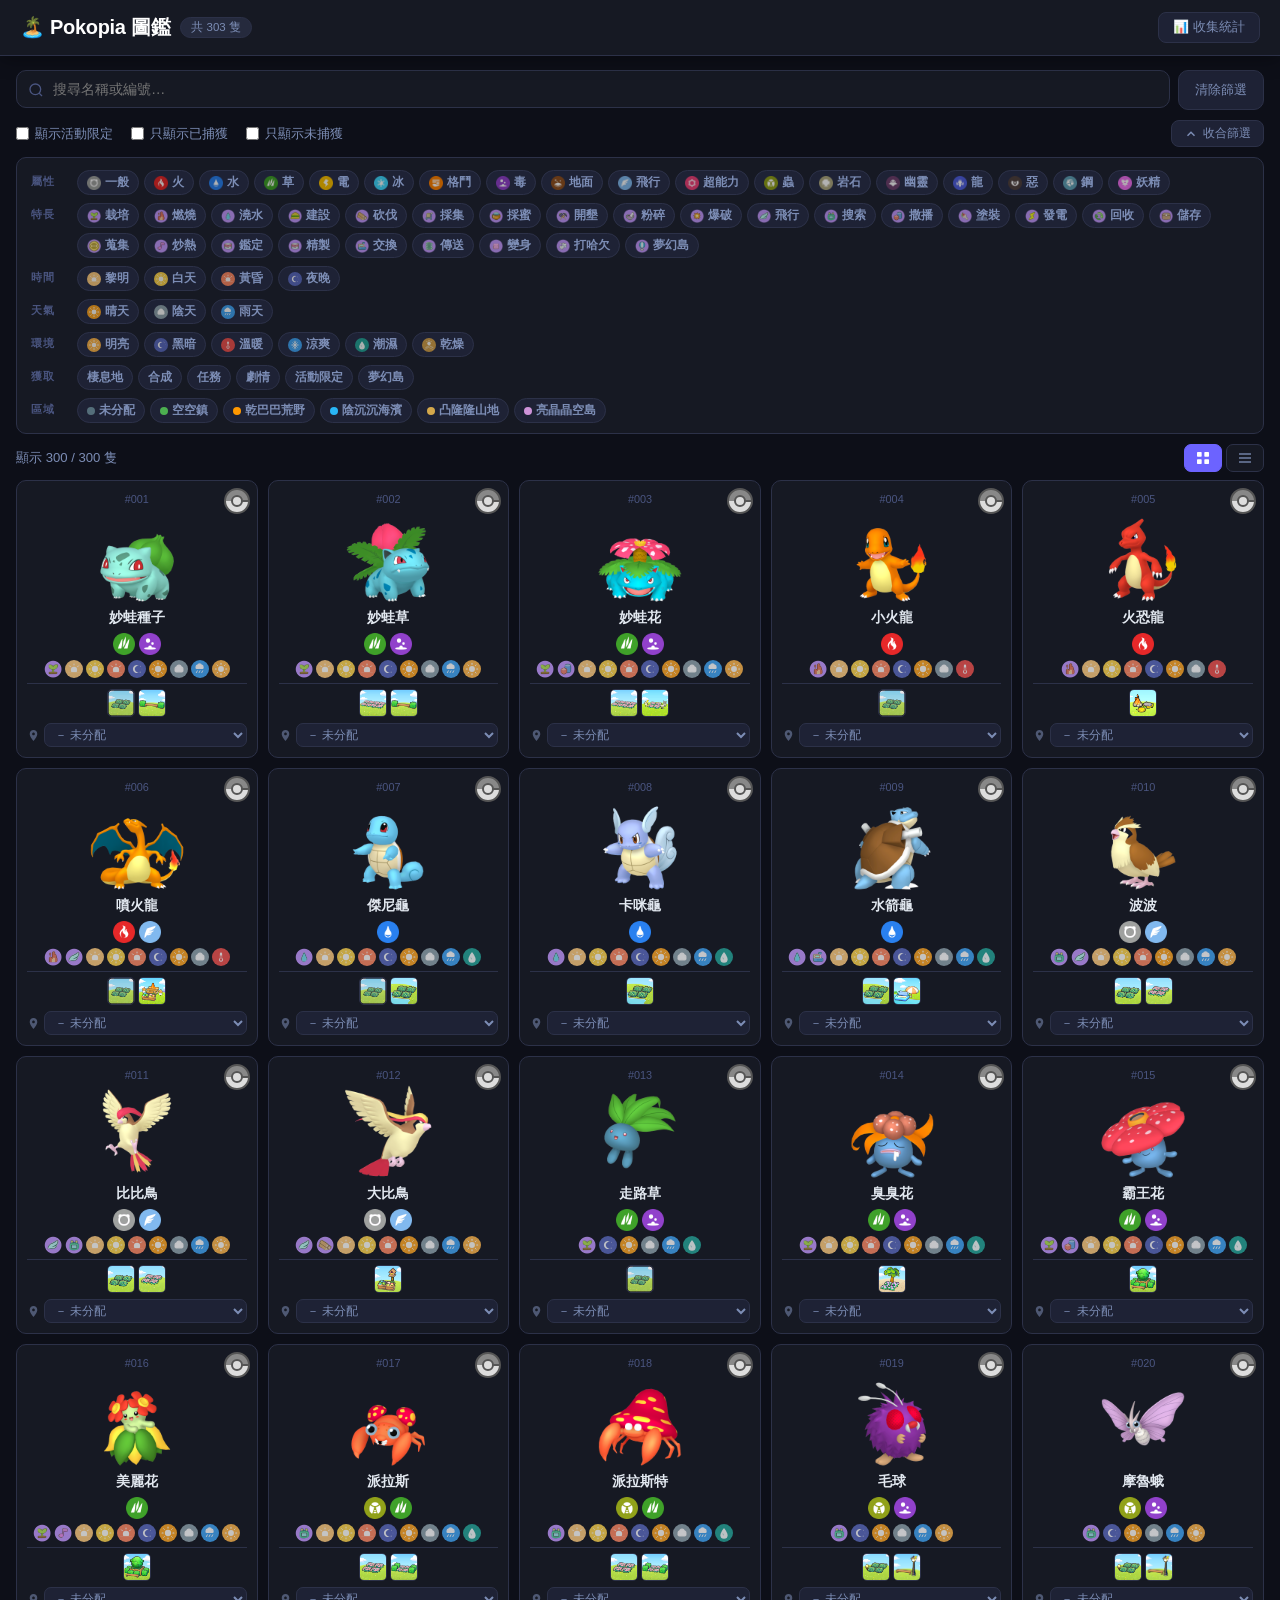
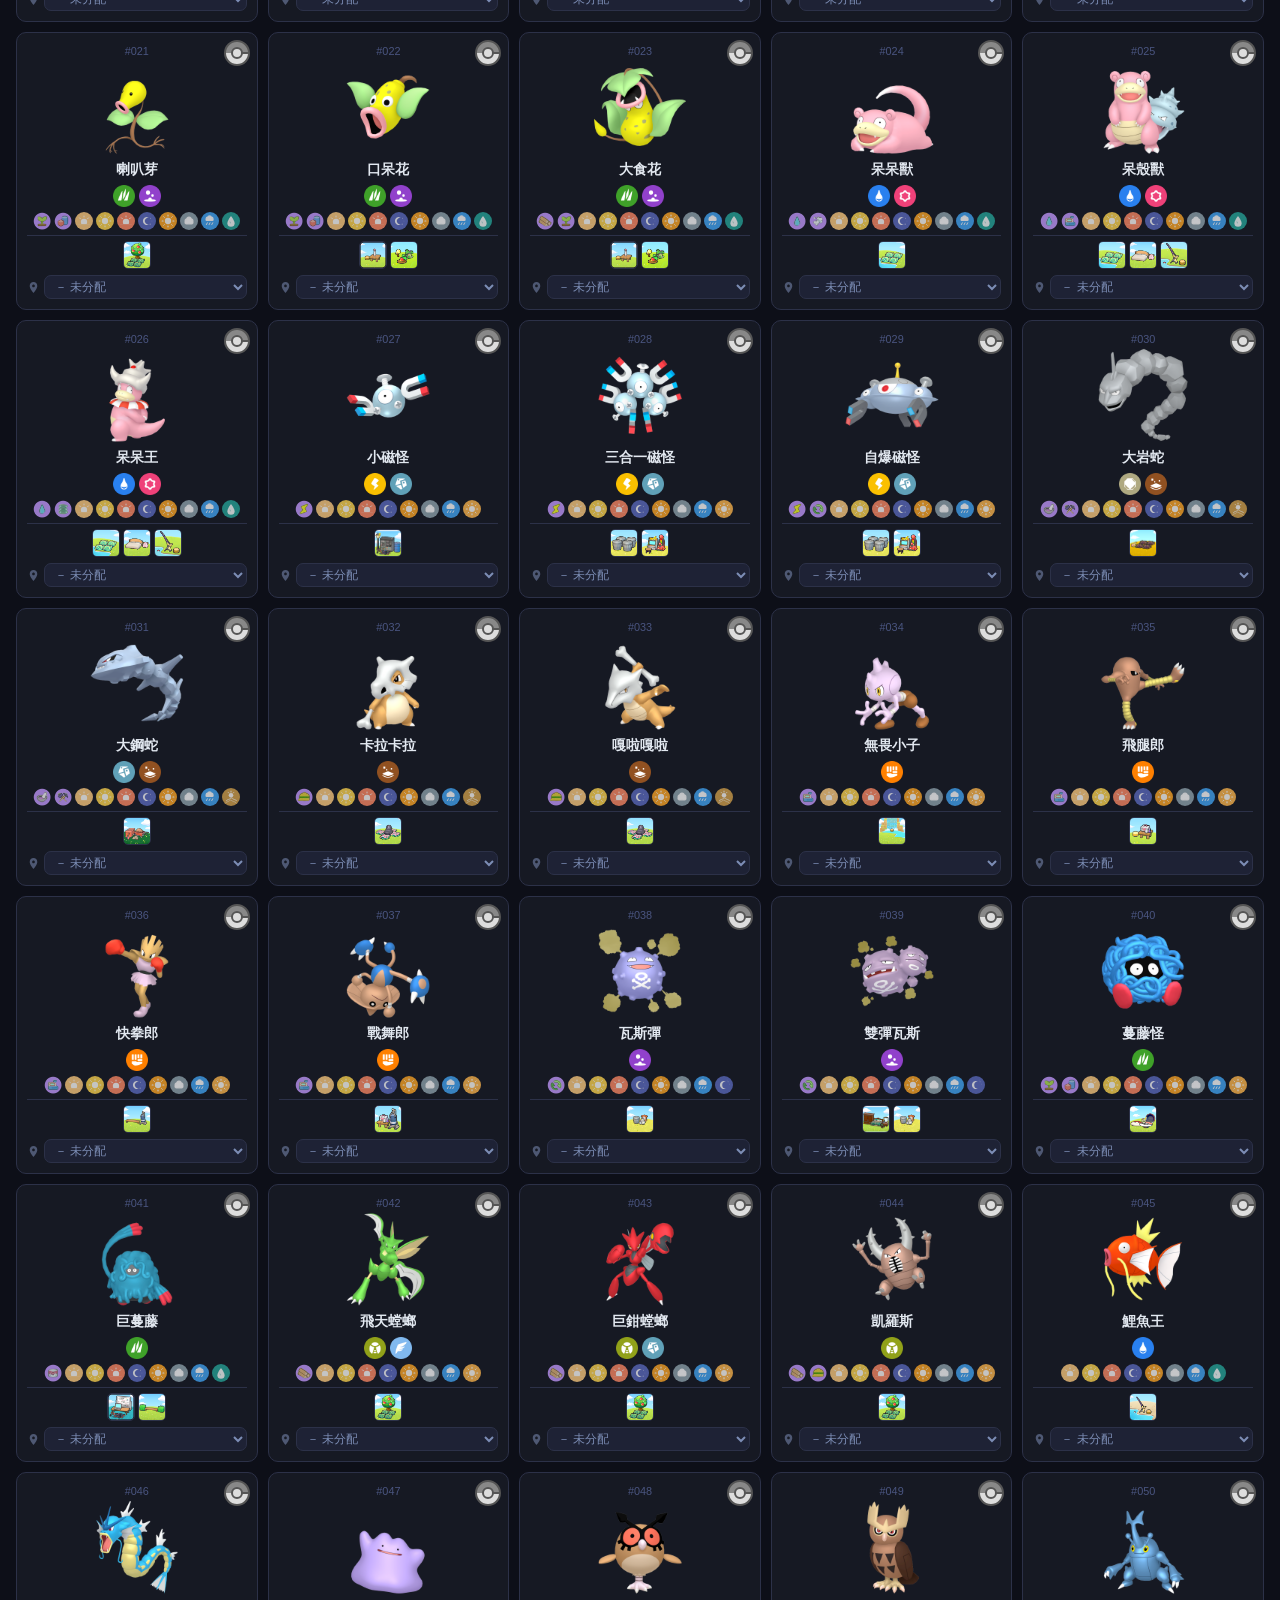
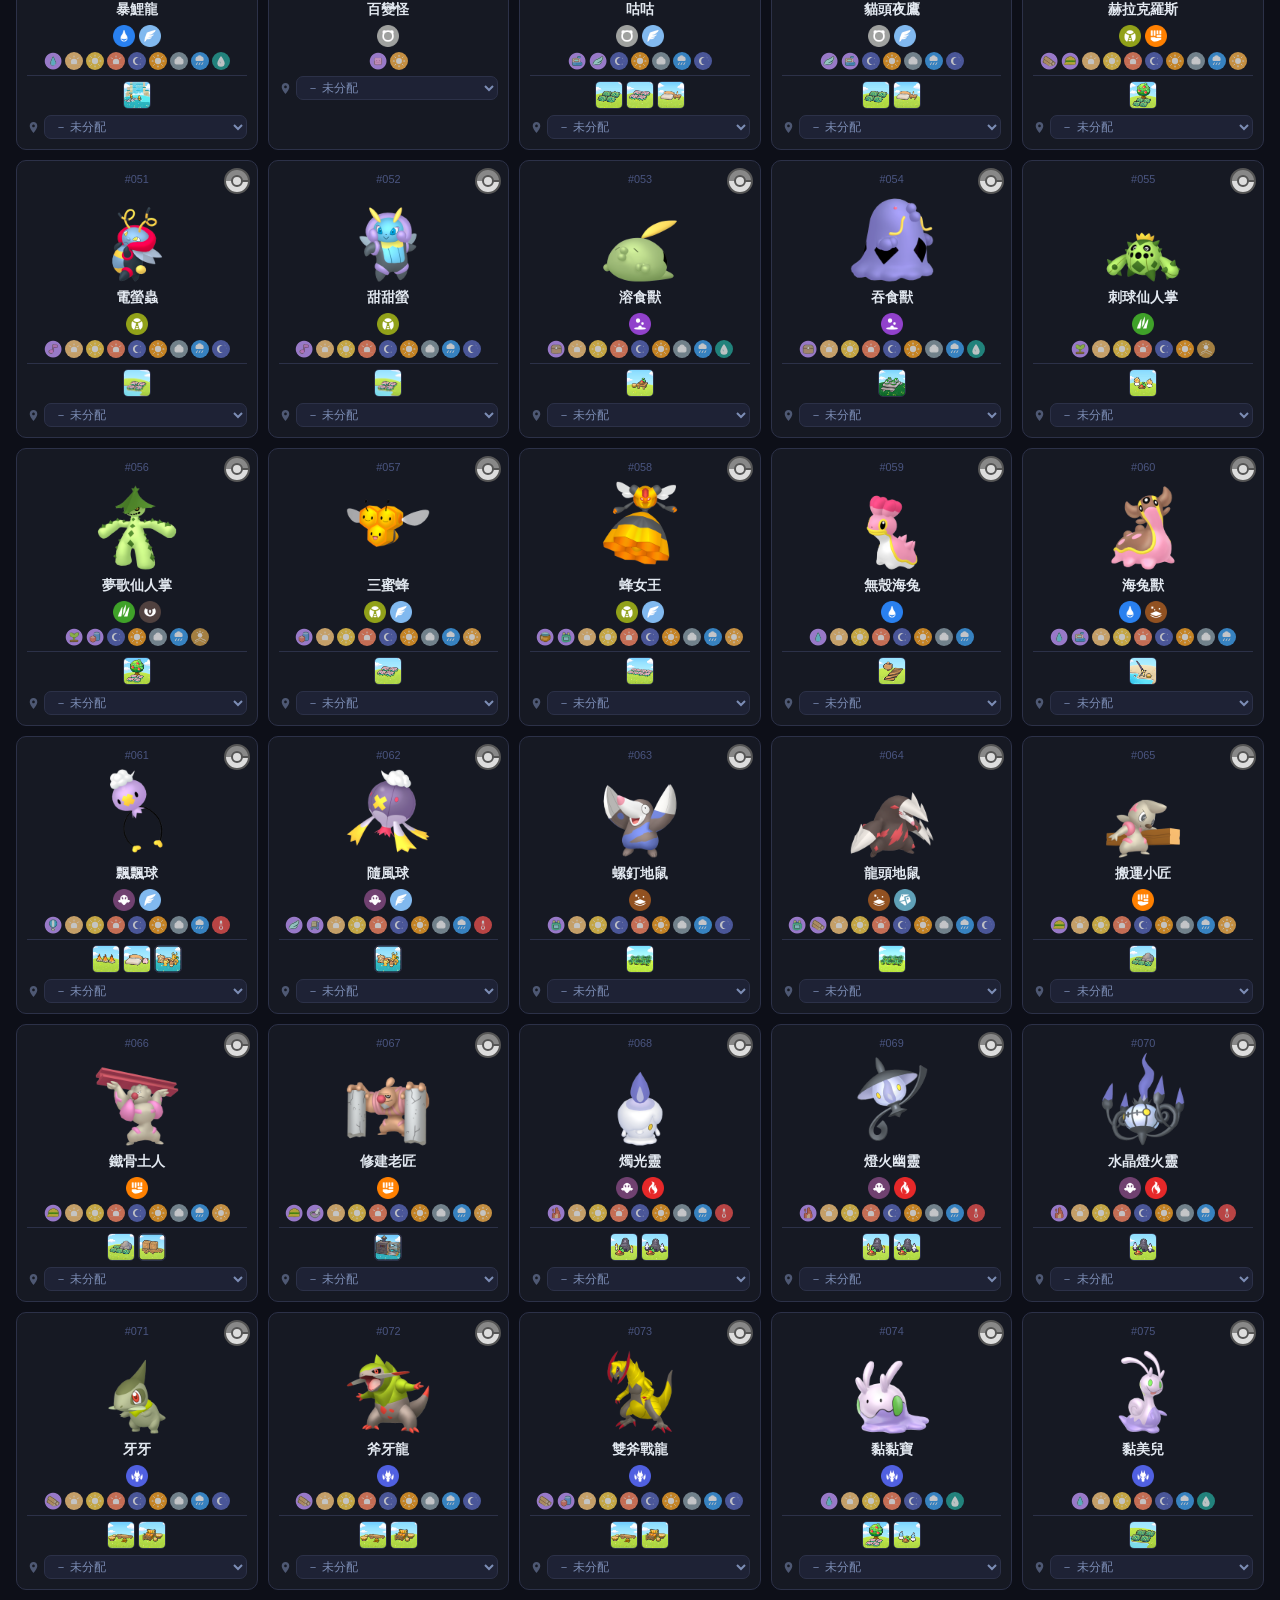
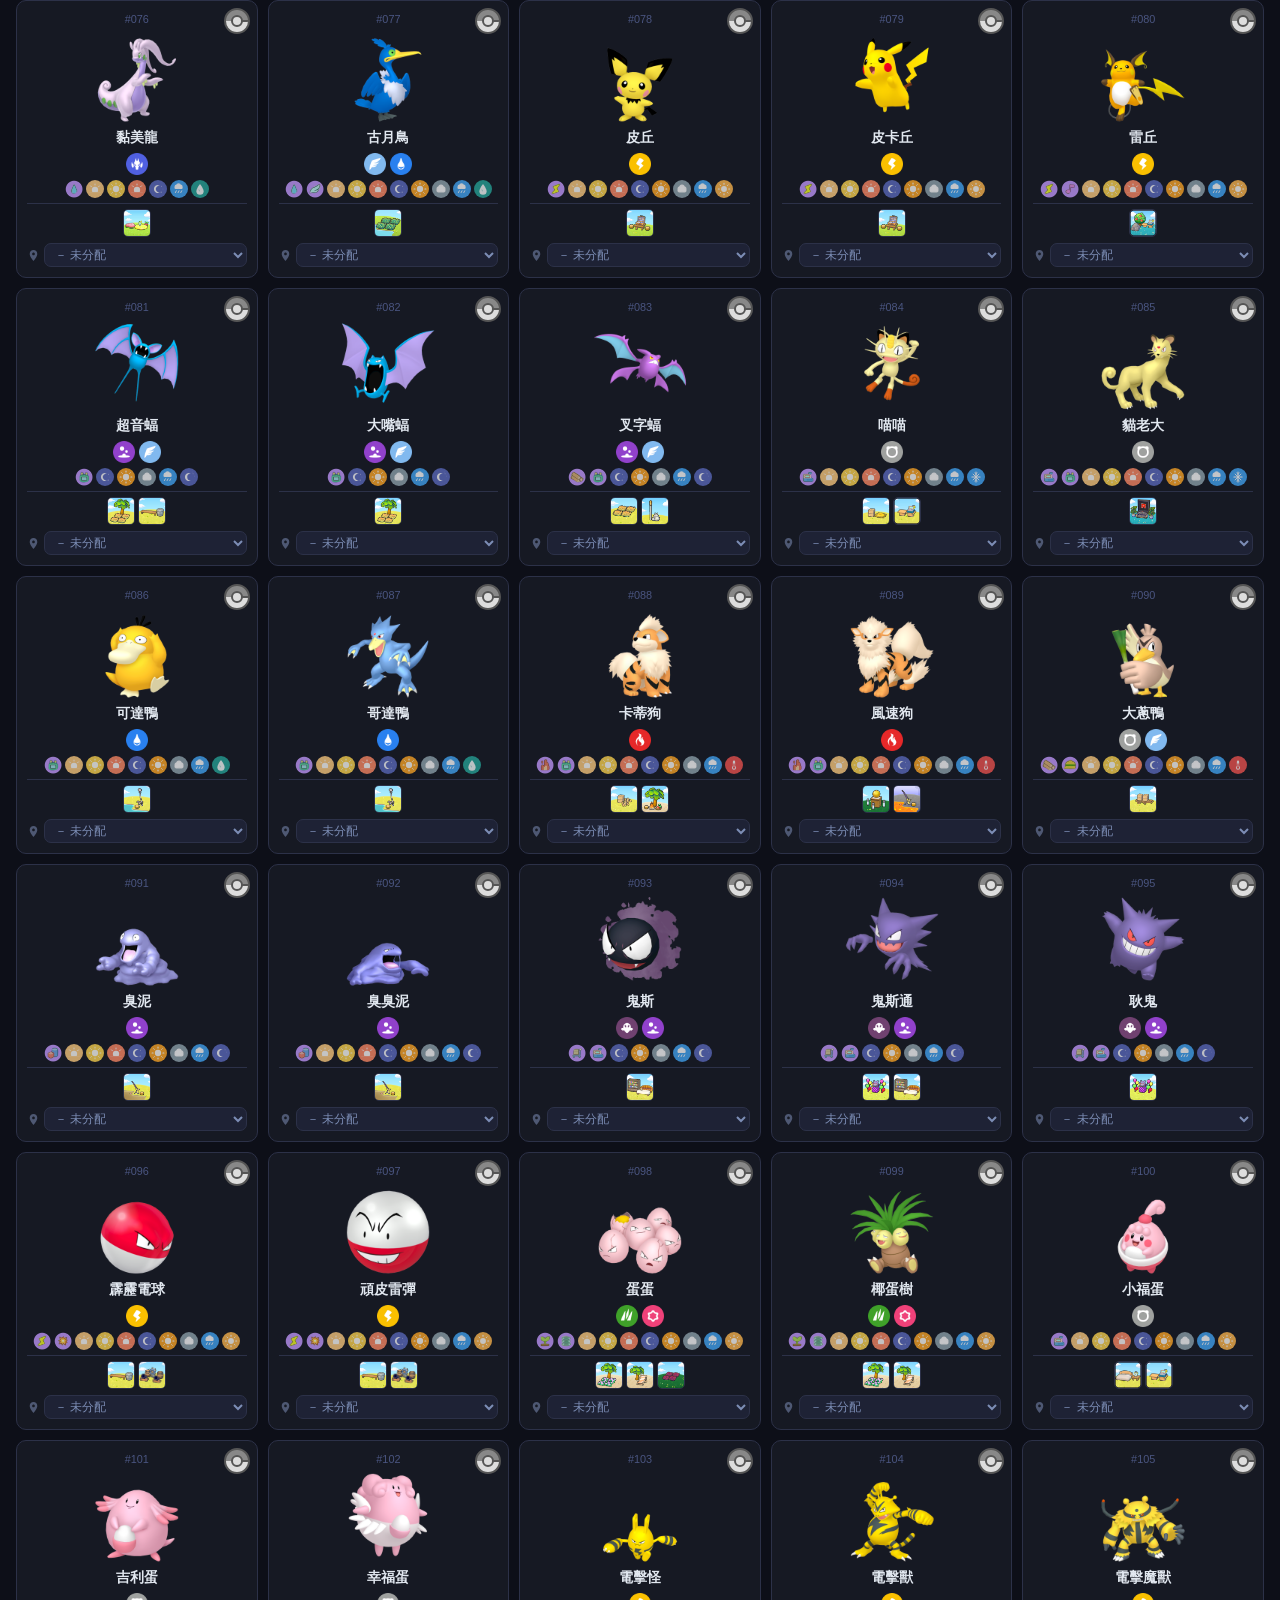
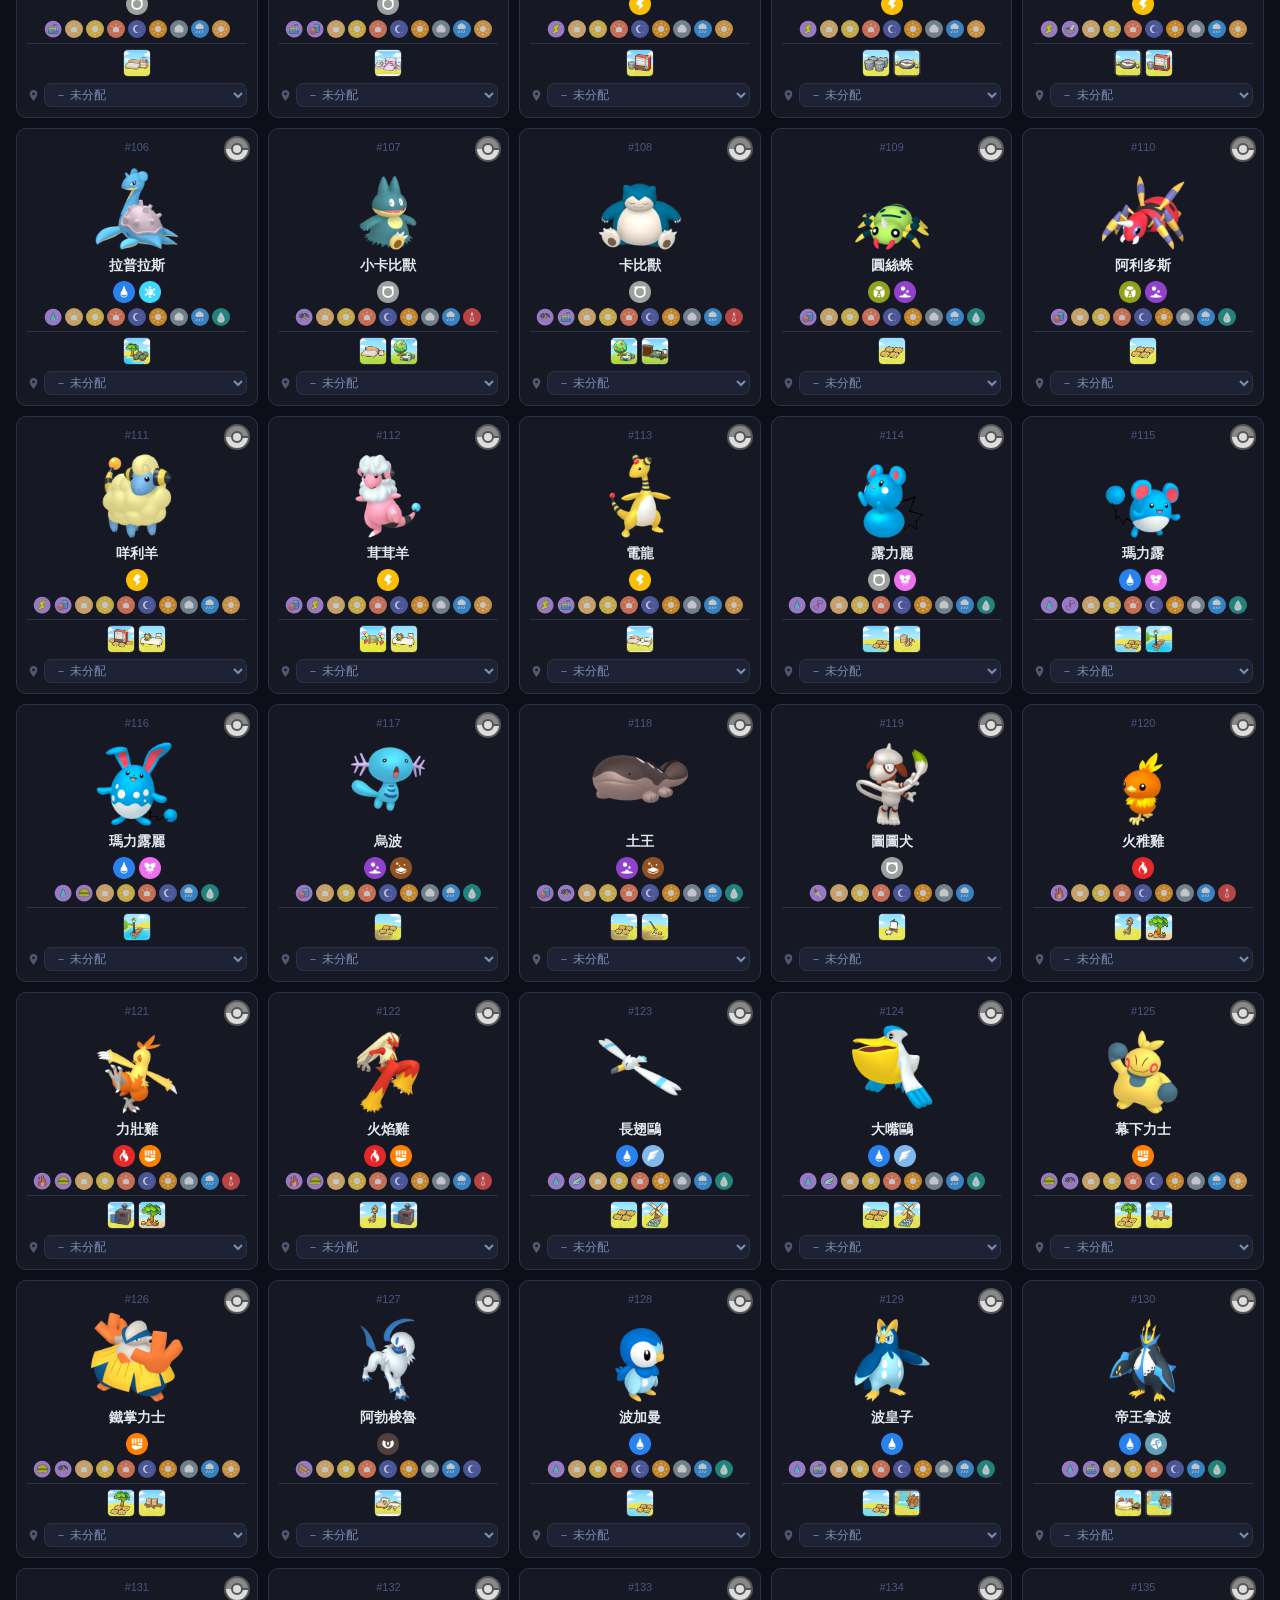
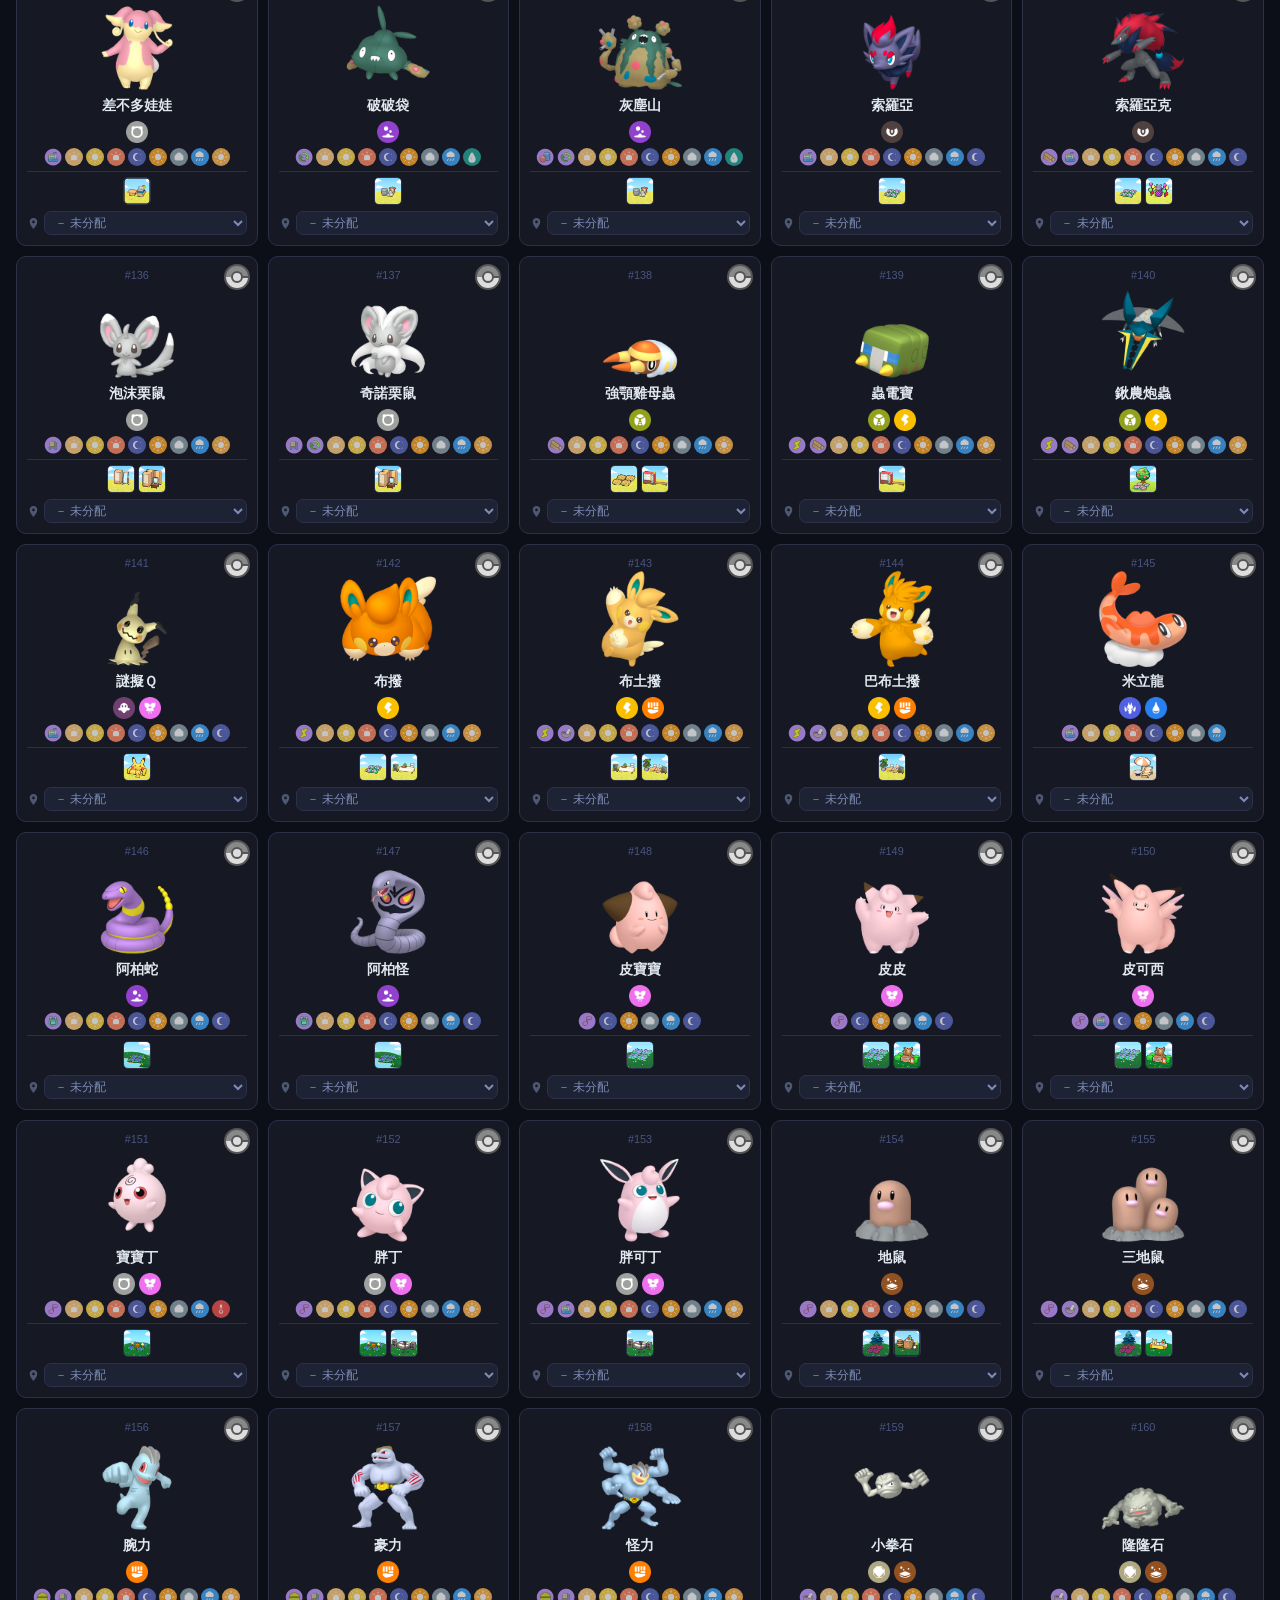
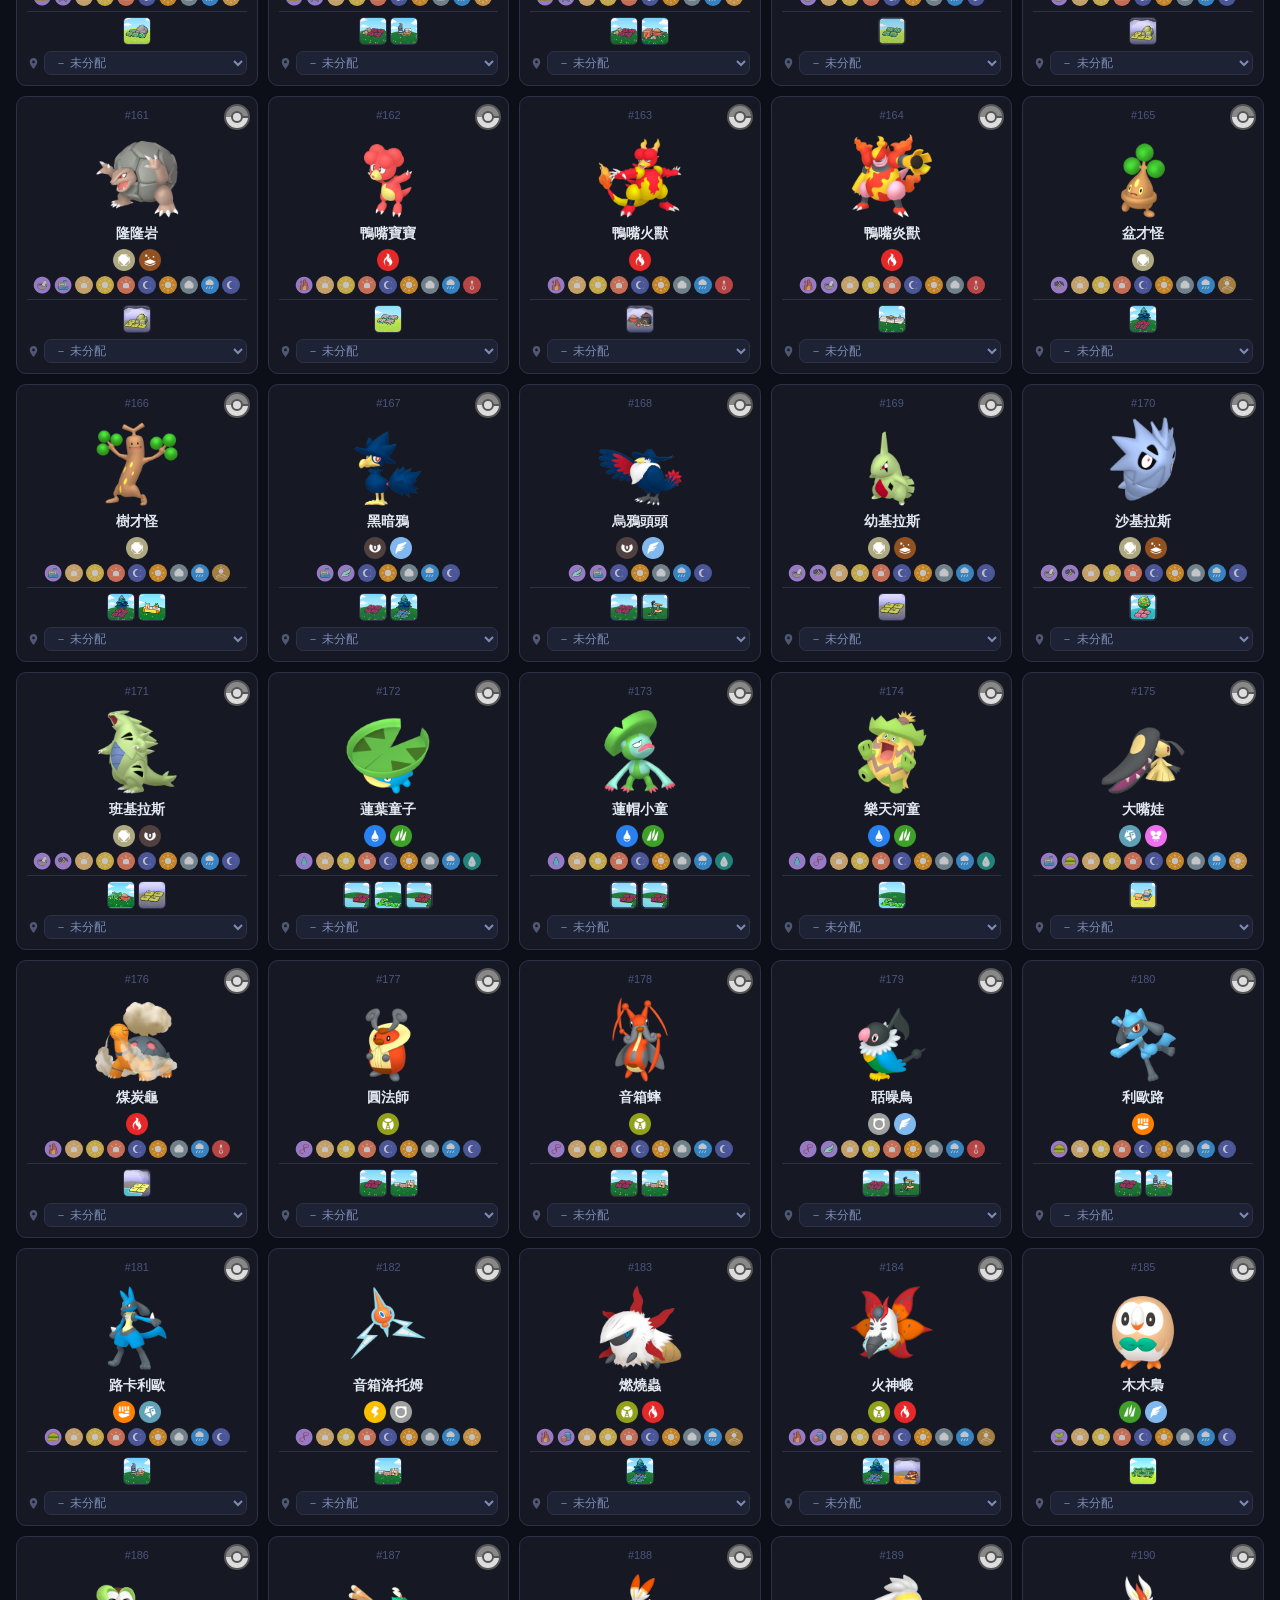
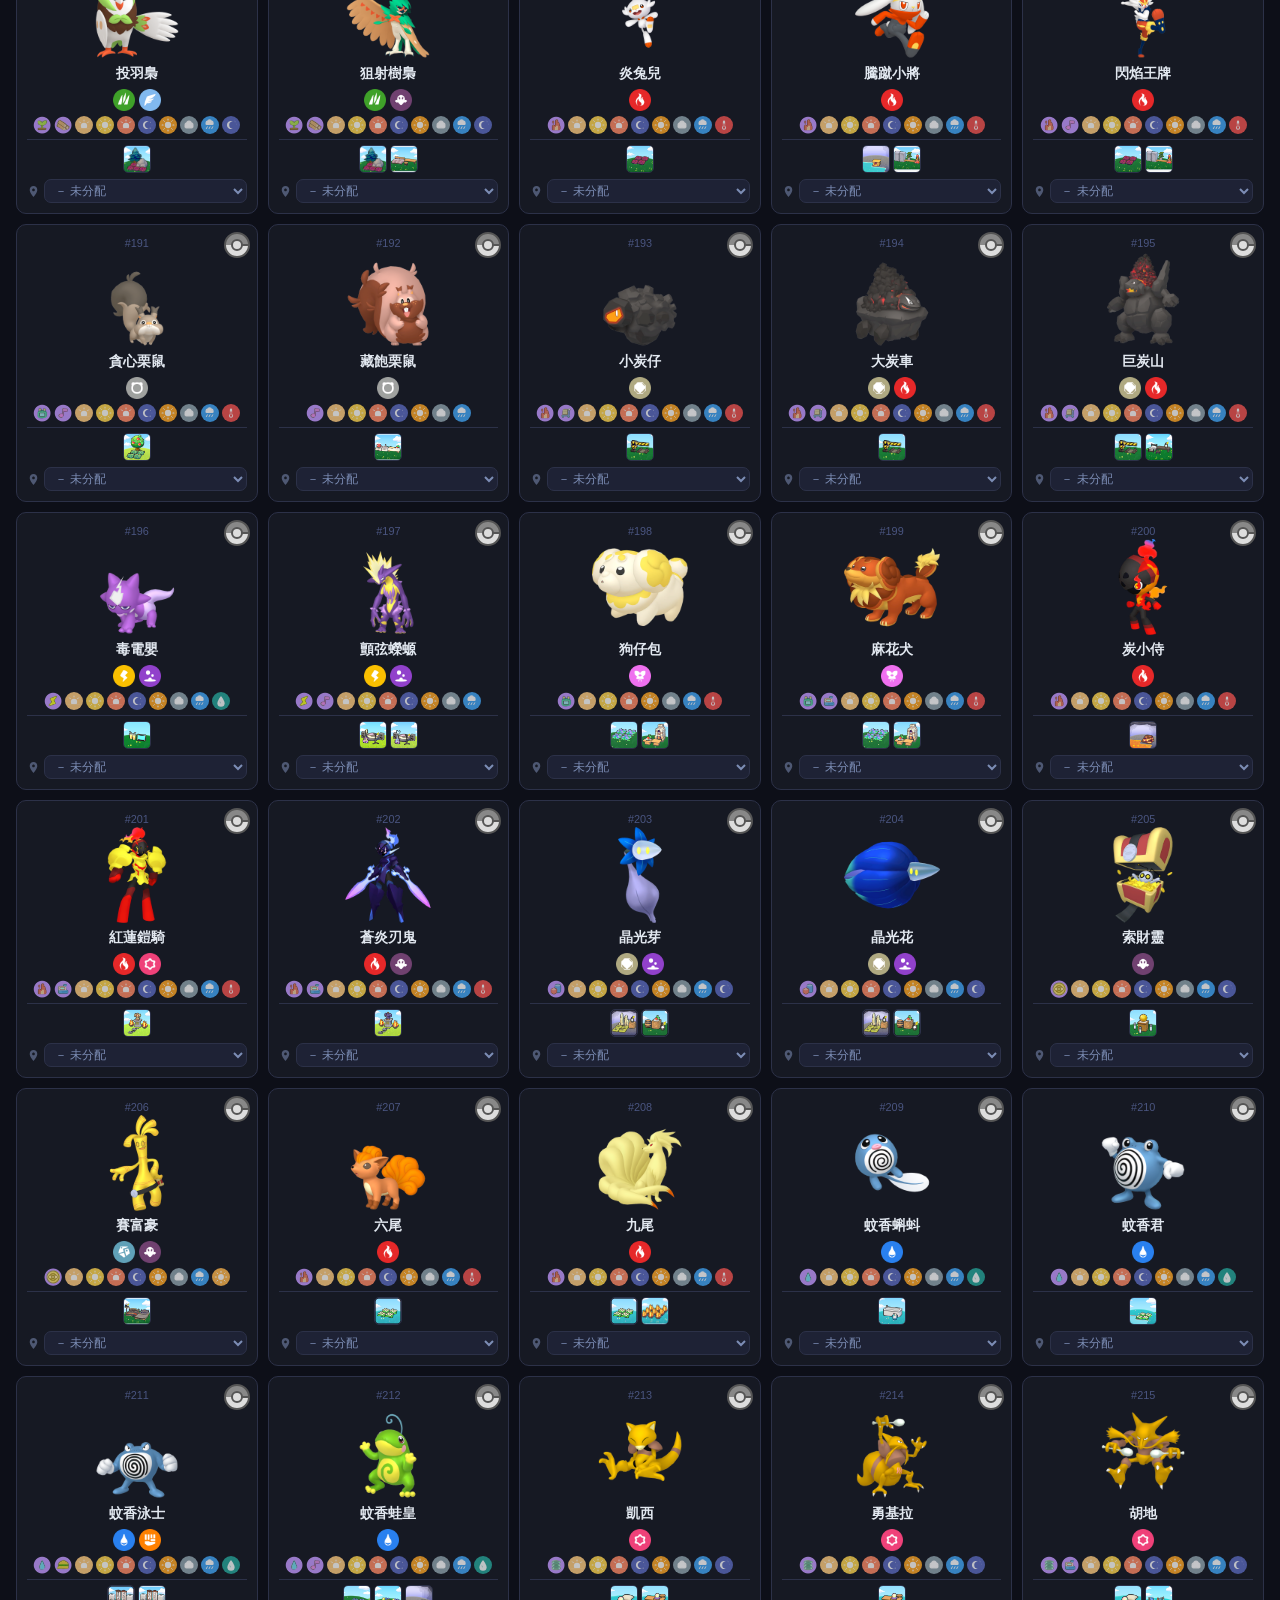
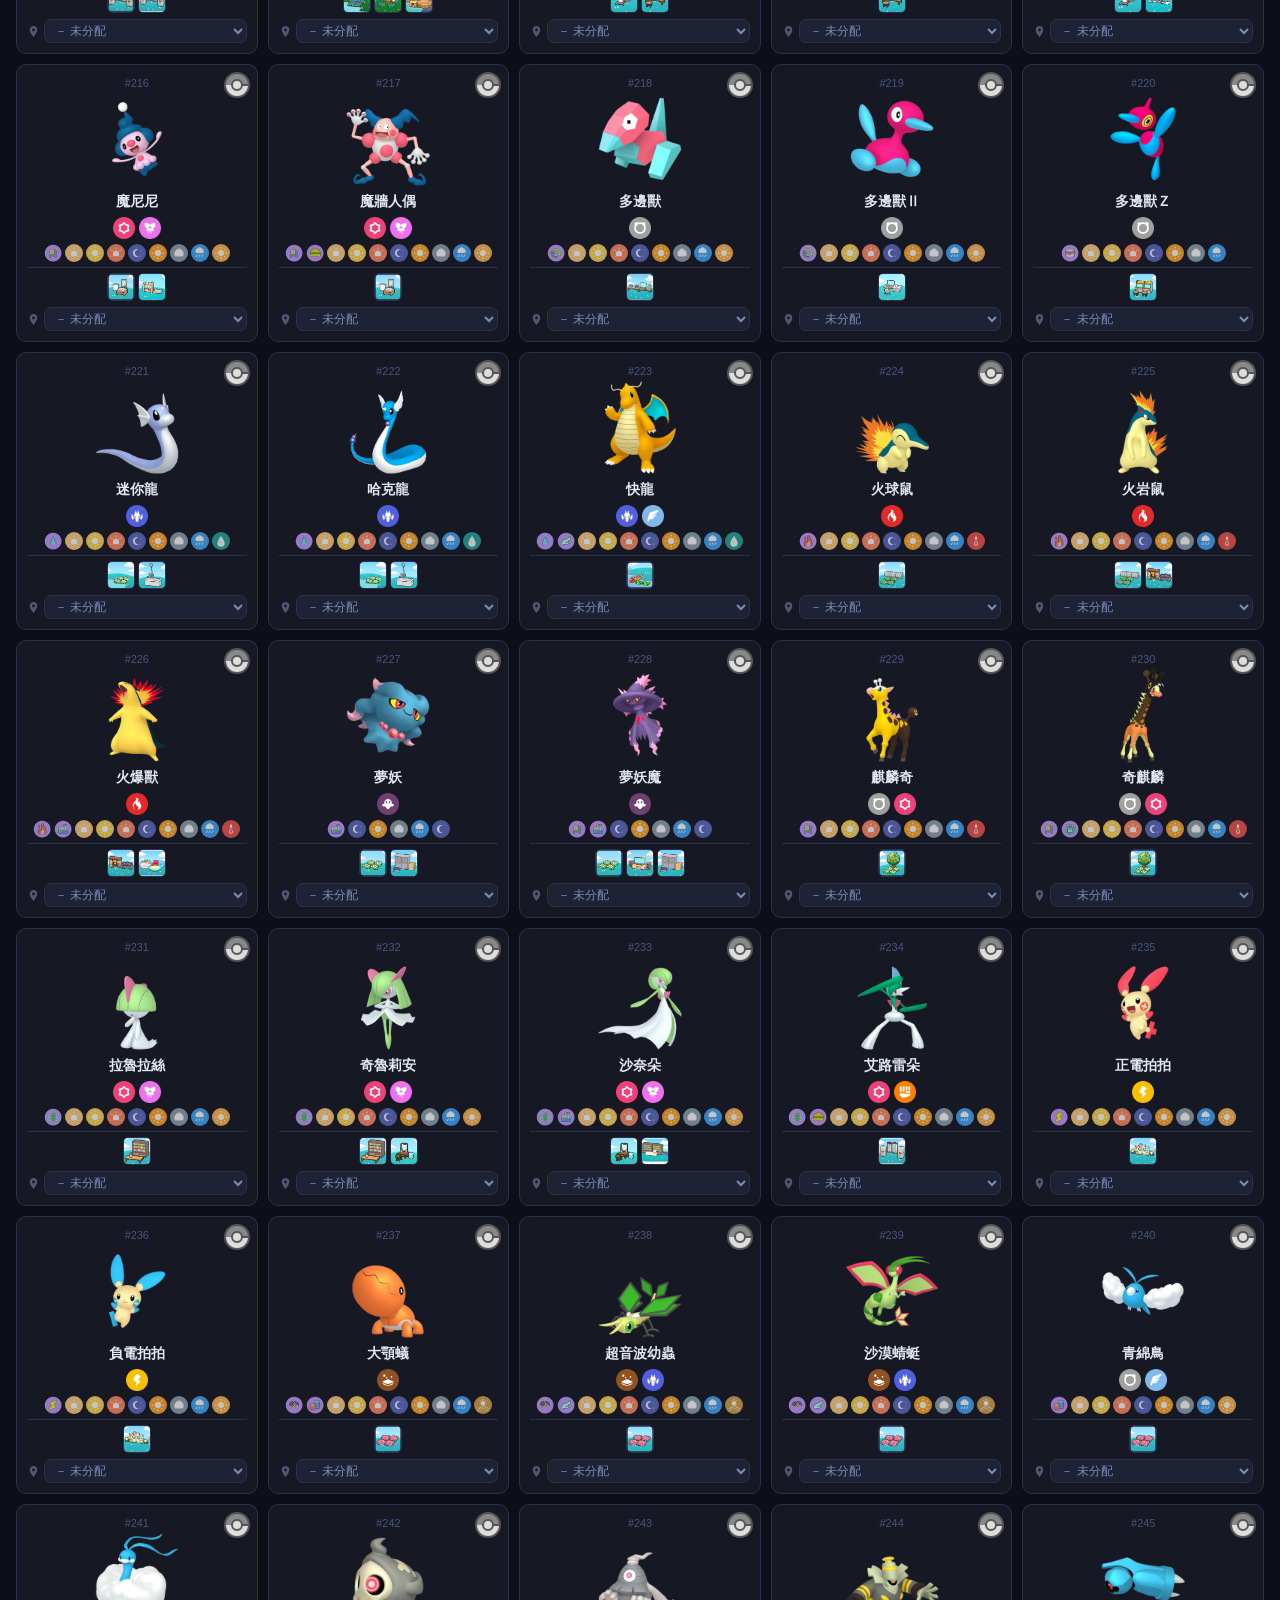
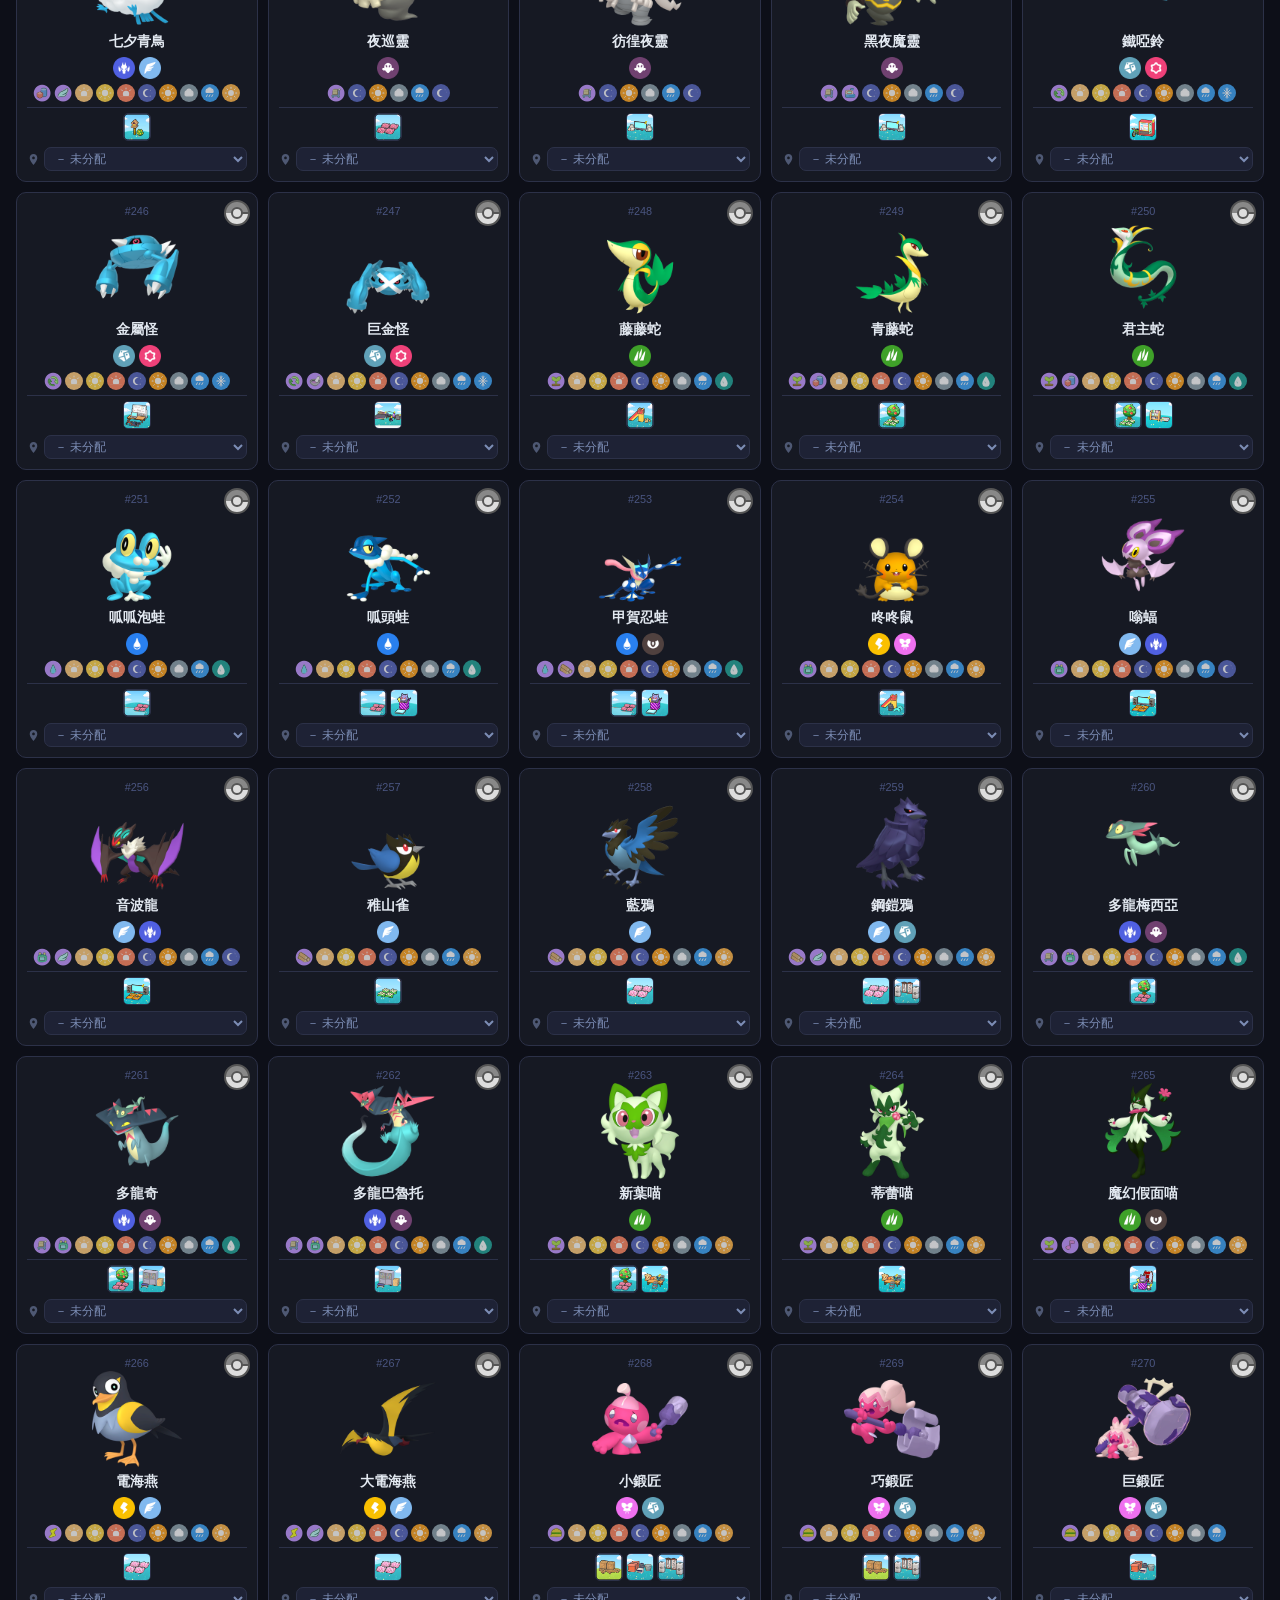
<file: index.html>
<!DOCTYPE html>
<html lang="zh-TW">
<head>
  <meta charset="UTF-8">
  <meta name="viewport" content="width=device-width, initial-scale=1.0">
  <title>Pokopia 寶可夢圖鑑</title>
  <link rel="stylesheet" href="style.css">
</head>
<body>

<header>
  <div class="header-inner">
    <div class="header-left">
      <h1>🏝️ Pokopia 圖鑑</h1>
      <span class="header-badge" id="headerStats">共 303 隻</span>
    </div>
    <div class="header-right">
      <button class="header-btn" onclick="openCollectionStats()">📊 收集統計</button>
    </div>
  </div>
</header>

<div class="panel">
  <!-- Search row -->
  <div class="search-row">
    <div class="search-wrap">
      <svg class="search-icon" viewBox="0 0 24 24" fill="none" stroke="currentColor" stroke-width="2"><circle cx="11" cy="11" r="8"/><path d="m21 21-4.35-4.35"/></svg>
      <input type="text" id="searchInput" placeholder="搜尋名稱或編號…" autocomplete="off">
    </div>
    <button class="clear-btn" onclick="clearAll()">清除篩選</button>
  </div>

  <!-- Toggles + Filter toggle -->
  <div class="toggle-row">
    <label class="toggle"><input type="checkbox" id="showEvent" onchange="applyFilters()"><span>顯示活動限定</span></label>
    <label class="toggle"><input type="checkbox" id="showOnlyOwned" onchange="applyFilters()"><span>只顯示已捕獲</span></label>
    <label class="toggle"><input type="checkbox" id="showOnlyUncaught" onchange="applyFilters()"><span>只顯示未捕獲</span></label>
    <button class="filter-toggle-btn" id="filterToggleBtn" onclick="toggleFilters()">
      <svg id="filterArrow" viewBox="0 0 24 24" fill="none" stroke="currentColor" stroke-width="2.5"><polyline points="18 15 12 9 6 15"/></svg>
      收合篩選
    </button>
  </div>

  <!-- Filter sections -->
  <div class="filters" id="filtersPanel">
    <!-- 屬性 -->
    <div class="filter-row">
      <span class="filter-row-label">屬性</span>
      <div class="chips" id="typeFilter"></div>
    </div>
    <!-- 特長 -->
    <div class="filter-row">
      <span class="filter-row-label">特長</span>
      <div class="chips" id="specialtyFilter"></div>
    </div>
    <!-- 時間 -->
    <div class="filter-row">
      <span class="filter-row-label">時間</span>
      <div class="chips" id="timeFilter"></div>
    </div>
    <!-- 天氣 -->
    <div class="filter-row">
      <span class="filter-row-label">天氣</span>
      <div class="chips" id="weatherFilter"></div>
    </div>
    <!-- 環境 -->
    <div class="filter-row">
      <span class="filter-row-label">環境</span>
      <div class="chips" id="envFilter"></div>
    </div>
    <!-- 獲取方式 -->
    <div class="filter-row">
      <span class="filter-row-label">獲取</span>
      <div class="chips" id="obtainFilter"></div>
    </div>
    <!-- 分配區域 -->
    <div class="filter-row">
      <span class="filter-row-label">區域</span>
      <div class="chips" id="areaFilter"></div>
    </div>
  </div>
</div>

<!-- Results bar -->
<div class="results-bar">
  <span id="resultCount"></span>
  <div class="view-btns">
    <button id="btnGrid" class="vbtn active" onclick="setView('grid')">
      <svg viewBox="0 0 24 24" fill="currentColor"><rect x="3" y="3" width="7" height="7" rx="1"/><rect x="14" y="3" width="7" height="7" rx="1"/><rect x="3" y="14" width="7" height="7" rx="1"/><rect x="14" y="14" width="7" height="7" rx="1"/></svg>
    </button>
    <button id="btnList" class="vbtn" onclick="setView('list')">
      <svg viewBox="0 0 24 24" fill="none" stroke="currentColor" stroke-width="2"><line x1="3" y1="6" x2="21" y2="6"/><line x1="3" y1="12" x2="21" y2="12"/><line x1="3" y1="18" x2="21" y2="18"/></svg>
    </button>
  </div>
</div>

<main id="pokemonGrid" class="grid-view"></main>

<!-- Detail Modal -->
<div id="modal" class="modal-overlay" onclick="closeModal(event)">
  <div class="modal-box" id="modalBox">
    <button class="modal-close" onclick="closeModal()">✕</button>
    <div id="modalContent"></div>
  </div>
</div>

<!-- Habitat Modal -->
<div id="habitatModal" class="modal-overlay" onclick="closeHabitatModal(event)">
  <div class="modal-box hab-modal-box">
    <button class="modal-close" onclick="closeHabitatModal()">✕</button>
    <div id="habitatModalContent"></div>
  </div>
</div>

<!-- Collection Stats Modal -->
<div id="statsModal" class="modal-overlay" onclick="closeStats(event)">
  <div class="modal-box stats-box">
    <button class="modal-close" onclick="closeStats()">✕</button>
    <div id="statsContent"></div>
  </div>
</div>

<script src="app.js?v=3"></script>
</body>
</html>
</file>
<file: style.css>
/* ============================================================
   Pokopia 圖鑑 - 樣式
   ============================================================ */
:root {
  --bg:       #0d0f18;
  --bg2:      #161923;
  --bg3:      #1e2235;
  --bg4:      #252a3d;
  --border:   #2c3148;
  --text:     #e2e8f0;
  --text2:    #7c8db5;
  --text3:    #4a5580;
  --accent:   #6c63ff;
  --accent2:  #8b83ff;
  --green:    #22c55e;
  --orange:   #f97316;
  --r:        10px;
  --shadow:   0 8px 32px rgba(0,0,0,.45);
}

*{box-sizing:border-box;margin:0;padding:0}
body{font-family:-apple-system,BlinkMacSystemFont,"Noto Sans TC","PingFang TC",sans-serif;background:var(--bg);color:var(--text);min-height:100vh}

/* ── Header ── */
header{background:var(--bg2);border-bottom:1px solid var(--border);position:sticky;top:0;z-index:100;box-shadow:0 2px 20px rgba(0,0,0,.4)}
.header-inner{max-width:1440px;margin:0 auto;padding:12px 20px;display:flex;align-items:center;justify-content:space-between}
.header-left{display:flex;align-items:center;gap:10px}
header h1{font-size:1.25rem;font-weight:800;color:#fff;letter-spacing:-.3px}
.header-badge{background:var(--bg4);border:1px solid var(--border);color:var(--text2);font-size:.72rem;padding:2px 10px;border-radius:20px}
.header-btn{background:var(--bg3);border:1px solid var(--border);color:var(--text2);padding:6px 14px;border-radius:8px;cursor:pointer;font-size:.8rem;transition:all .15s}
.header-btn:hover{background:var(--accent);color:#fff;border-color:var(--accent)}

/* ── Panel ── */
.panel{max-width:1440px;margin:14px auto 0;padding:0 16px}
.search-row{display:flex;gap:8px;margin-bottom:10px}
.search-wrap{flex:1;position:relative}
.search-icon{position:absolute;left:12px;top:50%;transform:translateY(-50%);width:16px;height:16px;color:var(--text3)}
#searchInput{width:100%;background:var(--bg2);border:1px solid var(--border);border-radius:var(--r);padding:10px 14px 10px 36px;font-size:.9rem;color:var(--text);outline:none;transition:border-color .2s}
#searchInput:focus{border-color:var(--accent)}
.clear-btn{background:var(--bg3);border:1px solid var(--border);color:var(--text2);padding:10px 16px;border-radius:var(--r);cursor:pointer;font-size:.82rem;white-space:nowrap;transition:all .15s}
.clear-btn:hover{background:#ef4444;color:#fff;border-color:#ef4444}

.toggle-row{display:flex;gap:18px;margin-bottom:10px;flex-wrap:wrap;align-items:center}
.toggle{display:flex;align-items:center;gap:6px;cursor:pointer;user-select:none;font-size:.83rem;color:var(--text2)}
.toggle input{cursor:pointer;accent-color:var(--accent)}
.toggle:hover{color:var(--text)}
.filter-toggle-btn{
  margin-left:auto;display:flex;align-items:center;gap:5px;
  background:var(--bg3);border:1px solid var(--border);color:var(--text2);
  padding:4px 12px;border-radius:8px;cursor:pointer;font-size:.78rem;
  transition:all .15s;
}
.filter-toggle-btn svg{width:14px;height:14px;transition:transform .25s}
.filter-toggle-btn:hover{background:var(--bg4);color:var(--text);border-color:var(--accent2)}
.filter-toggle-btn.collapsed svg{transform:rotate(180deg)}

/* ── Filters ── */
.filters{background:var(--bg2);border:1px solid var(--border);border-radius:var(--r);padding:12px 14px;display:flex;flex-direction:column;gap:8px;overflow:hidden;transition:max-height .3s ease,padding .3s ease,opacity .25s ease}
.filters.collapsed{max-height:0!important;padding-top:0;padding-bottom:0;opacity:0;border-color:transparent;margin:0}
.filter-row{display:flex;align-items:flex-start;gap:10px;flex-wrap:wrap}
.filter-row-label{font-size:.7rem;font-weight:700;color:var(--text3);text-transform:uppercase;letter-spacing:.8px;min-width:36px;padding-top:4px;flex-shrink:0}
.chips{display:flex;flex-wrap:wrap;gap:5px;flex:1}

.chip{display:inline-flex;align-items:center;gap:4px;padding:3px 9px;border-radius:20px;border:1.5px solid var(--border);background:var(--bg3);color:var(--text2);cursor:pointer;font-size:.75rem;font-weight:600;user-select:none;transition:all .12s;white-space:nowrap}
.chip img{width:14px;height:14px;object-fit:contain;filter:brightness(.7)}
.chip:hover{border-color:var(--accent2);color:var(--text);background:var(--bg4)}
.chip:hover img{filter:brightness(1)}
.chip.active{background:var(--accent);border-color:var(--accent);color:#fff}
.chip.active img{filter:brightness(1)}

/* Type chip colors */
.chip[data-type="normal"].active  {background:#9e9e9e;border-color:#9e9e9e}
.chip[data-type="fire"].active    {background:#ef5350;border-color:#ef5350}
.chip[data-type="water"].active   {background:#42a5f5;border-color:#42a5f5}
.chip[data-type="grass"].active   {background:#66bb6a;border-color:#66bb6a}
.chip[data-type="electric"].active{background:#ffca28;border-color:#ffca28;color:#333}
.chip[data-type="ice"].active     {background:#80deea;border-color:#80deea;color:#333}
.chip[data-type="fighting"].active{background:#e57373;border-color:#e57373}
.chip[data-type="poison"].active  {background:#ab47bc;border-color:#ab47bc}
.chip[data-type="ground"].active  {background:#a1887f;border-color:#a1887f}
.chip[data-type="flying"].active  {background:#90caf9;border-color:#90caf9;color:#333}
.chip[data-type="psychic"].active {background:#f06292;border-color:#f06292}
.chip[data-type="bug"].active     {background:#aed581;border-color:#aed581;color:#333}
.chip[data-type="rock"].active    {background:#bcaaa4;border-color:#bcaaa4;color:#333}
.chip[data-type="ghost"].active   {background:#7e57c2;border-color:#7e57c2}
.chip[data-type="dragon"].active  {background:#5c6bc0;border-color:#5c6bc0}
.chip[data-type="dark"].active    {background:#546e7a;border-color:#546e7a}
.chip[data-type="steel"].active   {background:#78909c;border-color:#78909c}
.chip[data-type="fairy"].active   {background:#f48fb1;border-color:#f48fb1}

/* Area chip colors */
.chip[data-area="palette-town"].active     {background:#4caf50;border-color:#4caf50}
.chip[data-area="withered-wasteland"].active{background:#ff9800;border-color:#ff9800}
.chip[data-area="bleak-beach"].active      {background:#03a9f4;border-color:#03a9f4}
.chip[data-area="rocky-ridges"].active     {background:#795548;border-color:#795548}
.chip[data-area="sparkling-skylands"].active{background:#9c27b0;border-color:#9c27b0}
.chip[data-area="none"].active             {background:#546e7a;border-color:#546e7a}

/* ── Results Bar ── */
.results-bar{max-width:1440px;margin:10px auto 8px;padding:0 16px;display:flex;align-items:center;justify-content:space-between}
#resultCount{font-size:.82rem;color:var(--text2)}
.view-btns{display:flex;gap:4px}
.vbtn{background:var(--bg2);border:1px solid var(--border);color:var(--text2);padding:5px 10px;border-radius:7px;cursor:pointer;transition:all .15s;display:flex;align-items:center}
.vbtn svg{width:16px;height:16px}
.vbtn:hover,.vbtn.active{background:var(--accent);color:#fff;border-color:var(--accent)}

/* ── Grid ── */
#pokemonGrid{max-width:1440px;margin:0 auto 60px;padding:0 16px}
.grid-view{display:grid;grid-template-columns:repeat(auto-fill,minmax(200px,1fr));gap:10px}
.list-view{display:flex;flex-direction:column;gap:6px}

/* ── Pokemon Card (Grid) ── */
.poke-card{
  background:var(--bg2);border:1px solid var(--border);border-radius:var(--r);
  padding:12px 10px 10px;cursor:pointer;transition:all .16s;
  position:relative;text-align:center;user-select:none;overflow:hidden;
}
.poke-card:hover{transform:translateY(-2px);border-color:var(--accent2);box-shadow:0 6px 24px rgba(108,99,255,.2)}
.poke-card.owned{border-color:var(--green)}
.poke-card .event-badge{position:absolute;top:6px;left:6px;background:var(--orange);color:#fff;font-size:.6rem;font-weight:700;padding:1px 5px;border-radius:5px}
.card-id{font-size:.68rem;color:var(--text3);margin-bottom:2px}
.card-img-wrap{width:96px;height:96px;margin:0 auto 6px;display:flex;align-items:center;justify-content:center}
.card-img{width:100%;height:100%;object-fit:contain}
.card-name{font-size:.85rem;font-weight:700;margin-bottom:6px;white-space:nowrap;overflow:hidden;text-overflow:ellipsis}

/* Card type badges */
.card-types{display:flex;justify-content:center;gap:4px;flex-wrap:wrap;margin-bottom:5px}
.type-icon{width:22px;height:22px;border-radius:4px;overflow:hidden}
.type-icon img{width:100%;height:100%;object-fit:contain}

/* Card icons row */
.card-icons{display:flex;justify-content:center;gap:3px;flex-wrap:wrap;margin-bottom:4px}
.icon-sm{width:18px;height:18px;object-fit:contain;opacity:.75;transition:opacity .15s}
.poke-card:hover .icon-sm{opacity:1}

/* Card habitats */
.card-habitats{display:flex;justify-content:center;gap:3px;flex-wrap:wrap;margin-top:5px;padding-top:5px;border-top:1px solid var(--border)}
.hab-thumb{width:28px;height:28px;border-radius:5px;overflow:hidden;border:1px solid var(--border)}
.hab-thumb img{width:100%;height:100%;object-fit:cover}

/* ── Card pokeball button ── */
.card-ball-btn{
  position:absolute;top:7px;right:7px;
  width:26px;height:26px;border-radius:50%;
  background:transparent;border:none;padding:0;cursor:pointer;
  z-index:5;transition:transform .15s;
}
.card-ball-btn:hover{transform:scale(1.15)}
.ball-icon{
  width:26px;height:26px;border-radius:50%;
  background:linear-gradient(180deg,#888 50%,#ddd 50%);
  border:2.5px solid #555;position:relative;overflow:hidden;
  transition:all .15s;
}
.ball-icon::before{
  content:'';position:absolute;width:100%;height:2.5px;
  background:#555;top:calc(50% - 1.25px);
}
.ball-icon::after{
  content:'';position:absolute;width:8px;height:8px;border-radius:50%;
  background:#ddd;border:2px solid #555;
  top:50%;left:50%;transform:translate(-50%,-50%);z-index:1;
}
/* Owned = red pokeball */
.card-ball-btn.owned .ball-icon{
  background:linear-gradient(180deg,#e53935 50%,#fff 50%);
  border-color:#222;
}
.card-ball-btn.owned .ball-icon::before{background:#222}
.card-ball-btn.owned .ball-icon::after{background:#fff;border-color:#222}

/* ── Card area wrap + pin icon ── */
.card-area-wrap{display:flex;align-items:center;gap:4px;margin-top:6px}
.pin-icon{width:13px;height:13px;flex-shrink:0;opacity:.55;color:var(--text2);transition:opacity .15s}
.poke-card:hover .pin-icon{opacity:.85}

/* ── Card area select ── */
.card-area-select{
  flex:1;
  background:var(--bg3);border:1.5px solid var(--border);
  color:var(--text2);border-radius:7px;padding:4px 6px;
  font-size:.72rem;cursor:pointer;outline:none;
  transition:border-color .15s,color .15s;
  appearance:auto;
}
.card-area-select:focus{border-color:var(--accent)}
.card-area-select.has-value{
  appearance:none;-webkit-appearance:none;
  border-radius:12px;font-weight:700;font-size:.7rem;
  text-align:center;background:transparent;
  padding:3px 10px;cursor:pointer;
}

/* Area tag on card */
.card-area-tag{
  display:inline-block;font-size:.62rem;font-weight:700;padding:1px 7px;border-radius:10px;
  margin-top:4px;color:#fff;background:var(--bg4);border:1px solid var(--border);
}

/* ── Pokemon Row (List) ── */
.poke-row{
  background:var(--bg2);border:1px solid var(--border);border-radius:8px;
  display:grid;grid-template-columns:48px 52px 1fr auto;align-items:center;gap:10px;
  padding:8px 12px;cursor:pointer;transition:all .12s;
}
.poke-row:hover{border-color:var(--accent2);background:var(--bg3)}
.poke-row.owned{border-color:var(--green)}
.poke-row .row-id{font-size:.72rem;color:var(--text3);text-align:right}
.poke-row .row-img{width:44px;height:44px;object-fit:contain}
.poke-row .row-name{font-size:.88rem;font-weight:700;margin-bottom:3px}
.poke-row .row-icons{display:flex;align-items:center;gap:4px;flex-wrap:wrap}
.poke-row .row-icons img{width:16px;height:16px;object-fit:contain;opacity:.75}
.poke-row .row-right{display:flex;flex-direction:column;align-items:flex-end;gap:4px}
.poke-row .row-habitats{display:flex;gap:2px}
.poke-row .row-habitats img{width:22px;height:22px;border-radius:3px;object-fit:cover}

/* ── Modal ── */
.modal-overlay{display:none;position:fixed;inset:0;background:rgba(0,0,0,.7);z-index:200;align-items:center;justify-content:center;padding:16px}
.modal-overlay.open{display:flex}
.modal-box{background:var(--bg2);border:1px solid var(--border);border-radius:16px;max-width:580px;width:100%;max-height:90vh;overflow-y:auto;position:relative;box-shadow:var(--shadow)}
.modal-close{position:sticky;top:0;float:right;background:var(--bg3);border:1px solid var(--border);color:var(--text2);border-radius:50%;width:30px;height:30px;font-size:.85rem;cursor:pointer;margin:12px 12px 0 0;z-index:10;transition:all .15s}
.modal-close:hover{background:#ef4444;color:#fff}

/* Detail header */
.detail-header{text-align:center;padding:8px 24px 18px;position:relative}
.detail-img-wrap{position:relative;display:inline-block}
.detail-img{width:150px;height:150px;object-fit:contain;filter:drop-shadow(0 4px 16px rgba(108,99,255,.3))}
.detail-id{font-size:.78rem;color:var(--text2);margin-bottom:2px}
.detail-name{font-size:1.7rem;font-weight:900;color:#fff;margin-bottom:8px}
.detail-types{display:flex;justify-content:center;gap:6px;margin-bottom:8px}
.detail-type-badge{display:flex;align-items:center;gap:4px;padding:3px 10px;border-radius:6px;font-size:.8rem;font-weight:700;color:#fff}
.detail-type-badge img{width:16px;height:16px}
.detail-obtain{display:inline-block;font-size:.78rem;color:var(--text2);background:var(--bg3);border:1px solid var(--border);padding:2px 10px;border-radius:8px;margin-bottom:8px}

/* Owned + area controls */
.detail-controls{display:flex;align-items:center;justify-content:center;gap:10px;flex-wrap:wrap;margin-top:8px}
.btn-owned{padding:6px 18px;border-radius:20px;border:2px solid var(--border);background:transparent;color:var(--text2);font-size:.82rem;font-weight:700;cursor:pointer;transition:all .2s}
.btn-owned.owned{background:var(--green);border-color:var(--green);color:#fff}
.btn-owned:hover:not(.owned){border-color:var(--green);color:var(--green)}

.area-select{background:var(--bg3);border:1px solid var(--border);color:var(--text2);border-radius:8px;padding:6px 10px;font-size:.8rem;cursor:pointer;outline:none;transition:border-color .2s}
.area-select:focus{border-color:var(--accent)}

/* Detail body */
.detail-body{padding:0 20px 24px}
.d-section{background:var(--bg3);border-radius:10px;padding:12px 14px;margin-bottom:10px}
.d-section-title{font-size:.7rem;font-weight:700;text-transform:uppercase;letter-spacing:.8px;color:var(--text3);margin-bottom:10px}
.d-row{display:flex;align-items:flex-start;gap:8px;margin-bottom:7px;font-size:.83rem}
.d-row:last-child{margin-bottom:0}
.d-label{color:var(--text2);min-width:58px;flex-shrink:0;font-size:.78rem}
.d-val{display:flex;flex-wrap:wrap;gap:5px;align-items:center}

/* Icon chip */
.i-chip{display:inline-flex;align-items:center;gap:4px;background:var(--bg2);border:1px solid var(--border);padding:3px 8px;border-radius:7px;font-size:.78rem}
.i-chip img{width:16px;height:16px;object-fit:contain}

/* Habitats in modal */
.habitat-grid{display:grid;grid-template-columns:repeat(auto-fill,minmax(120px,1fr));gap:8px}
.habitat-card{background:var(--bg2);border:1px solid var(--border);border-radius:8px;overflow:hidden}
.habitat-card img{width:100%;height:70px;object-fit:cover;display:block}
.habitat-card .hab-info{padding:5px 7px}
.habitat-card .hab-name{font-size:.75rem;font-weight:700;margin-bottom:2px}
.habitat-card .hab-materials{font-size:.65rem;color:var(--text2);line-height:1.4;display:flex;flex-wrap:wrap;gap:3px}
.habitat-card .hab-materials-text{font-size:.62rem;color:var(--text3);line-height:1.4;margin-bottom:2px}
.mat-item{display:inline-flex;align-items:center;gap:3px;background:var(--bg3);border:1px solid var(--border);border-radius:6px;padding:2px 5px;font-size:.68rem;color:var(--text2);white-space:nowrap}
.mat-item img{width:18px;height:18px;object-fit:contain;flex-shrink:0}
.hab-modal-materials{display:flex;flex-wrap:wrap;gap:4px;margin-bottom:6px}
.rarity-bar{height:3px;width:100%}
.rarity-bar.common   {background:#9e9e9e}
.rarity-bar.rare     {background:#42a5f5}
.rarity-bar.very-rare{background:#ffd700}

/* Obtain details */
.obtain-details{font-size:.8rem;color:var(--text2);line-height:1.6;background:var(--bg2);border:1px solid var(--border);border-radius:7px;padding:8px 10px;margin-top:6px}

/* Favorites */
.fav-chips{display:flex;flex-wrap:wrap;gap:4px}
.fav-chip{background:var(--bg2);border:1px solid var(--border);border-radius:6px;padding:2px 8px;font-size:.74rem;color:var(--text2)}

/* ── Collection Stats ── */
.stats-box{max-width:480px}
.stats-box #statsContent{padding:20px 24px 24px}
.stats-title{font-size:1.1rem;font-weight:800;margin-bottom:16px;color:#fff}
.stats-total{display:flex;align-items:center;gap:10px;margin-bottom:16px}
.stats-total .big{font-size:2rem;font-weight:900;color:var(--accent2)}
.stats-total .label{font-size:.8rem;color:var(--text2);line-height:1.4}
.progress-bar-wrap{background:var(--bg3);border-radius:6px;overflow:hidden;height:10px;margin-bottom:12px}
.progress-bar{height:100%;background:linear-gradient(90deg,var(--accent),var(--accent2));border-radius:6px;transition:width .4s}
.stats-areas{display:flex;flex-direction:column;gap:6px}
.area-stat{display:flex;align-items:center;gap:10px}
.area-dot{width:10px;height:10px;border-radius:50%;flex-shrink:0}
.area-label{font-size:.82rem;flex:1}
.area-count{font-size:.78rem;color:var(--text2)}
.area-progress{flex:2;background:var(--bg3);border-radius:4px;overflow:hidden;height:6px}
.area-progress-fill{height:100%;border-radius:4px}

/* ── Hab thumb clickable ── */
.hab-thumb{cursor:pointer;transition:opacity .12s}
.hab-thumb:hover{opacity:.75}
.clickable-hab{cursor:pointer;transition:all .15s}
.clickable-hab:hover{border-color:var(--accent2);transform:translateY(-1px)}

/* ── Habitat Detail Modal ── */
.hab-modal-box{max-width:680px}
.hab-modal-header{display:flex;gap:16px;padding:16px 20px 12px;align-items:flex-start;border-bottom:1px solid var(--border)}
.hab-modal-img{width:120px;height:80px;object-fit:cover;border-radius:8px;border:1px solid var(--border);flex-shrink:0}
.hab-modal-info{flex:1}
.hab-modal-name{font-size:1.1rem;font-weight:800;color:#fff;margin-bottom:5px}
.hab-modal-materials{font-size:.78rem;color:var(--text2);margin-bottom:5px;line-height:1.4}
.hab-modal-count{font-size:.72rem;color:var(--text3);background:var(--bg3);display:inline-block;padding:2px 8px;border-radius:6px;border:1px solid var(--border)}
.hab-modal-body{padding:12px 16px 20px}
.hab-body-top{display:flex;align-items:center;justify-content:space-between;margin-bottom:10px}
.hab-rarity-legend{display:flex;gap:10px;font-size:.7rem;color:var(--text2)}
.rarity-dot{display:inline-block;width:8px;height:8px;border-radius:50%;margin-right:3px}
.rarity-dot.very-rare{background:#ffd700}
.rarity-dot.rare{background:#42a5f5}
.rarity-dot.common{background:#9e9e9e}

.hab-poke-grid{display:grid;grid-template-columns:repeat(auto-fill,minmax(96px,1fr));gap:8px}
.hab-poke-card{
  background:var(--bg3);border:1px solid var(--border);border-radius:8px;
  overflow:hidden;cursor:pointer;transition:all .14s;text-align:center;padding-bottom:6px;
}
.hab-poke-card:hover{border-color:var(--accent2);transform:translateY(-2px);box-shadow:0 4px 14px rgba(108,99,255,.2)}
.hab-poke-img{width:60px;height:60px;object-fit:contain;display:block;margin:6px auto 3px}
.hab-poke-id{font-size:.6rem;color:var(--text3)}
.hab-poke-name{font-size:.72rem;font-weight:700;padding:0 4px;margin-bottom:3px;white-space:nowrap;overflow:hidden;text-overflow:ellipsis}
.hab-poke-types{display:flex;justify-content:center;gap:3px;margin-bottom:3px}
.hab-poke-rarity{font-size:.6rem;color:var(--text3)}

/* ── Empty ── */
.empty{grid-column:1/-1;text-align:center;padding:60px 20px;color:var(--text2)}
.empty .emoji{font-size:3rem;margin-bottom:10px}

/* ── Scrollbar ── */
::-webkit-scrollbar{width:5px}
::-webkit-scrollbar-track{background:var(--bg)}
::-webkit-scrollbar-thumb{background:var(--border);border-radius:3px}
::-webkit-scrollbar-thumb:hover{background:var(--accent)}

/* ── Responsive ── */
@media(max-width:640px){
  .grid-view{grid-template-columns:repeat(auto-fill,minmax(160px,1fr));gap:8px}
  .poke-row{grid-template-columns:36px 44px 1fr}
  .poke-row .row-right{display:none}
  .filter-row-label{min-width:28px}
  header h1{font-size:1rem}

  /* 手機：篩選欄展開時限高 + 內部捲動 */
  .filters:not(.collapsed){
    max-height:52vh !important;
    overflow-y:auto;
  }
  /* 手機：預設收合（由 JS 控制），調整按鈕讓它更明顯 */
  .filter-toggle-btn{
    padding:6px 14px;
    font-size:.82rem;
  }
}
</file>
